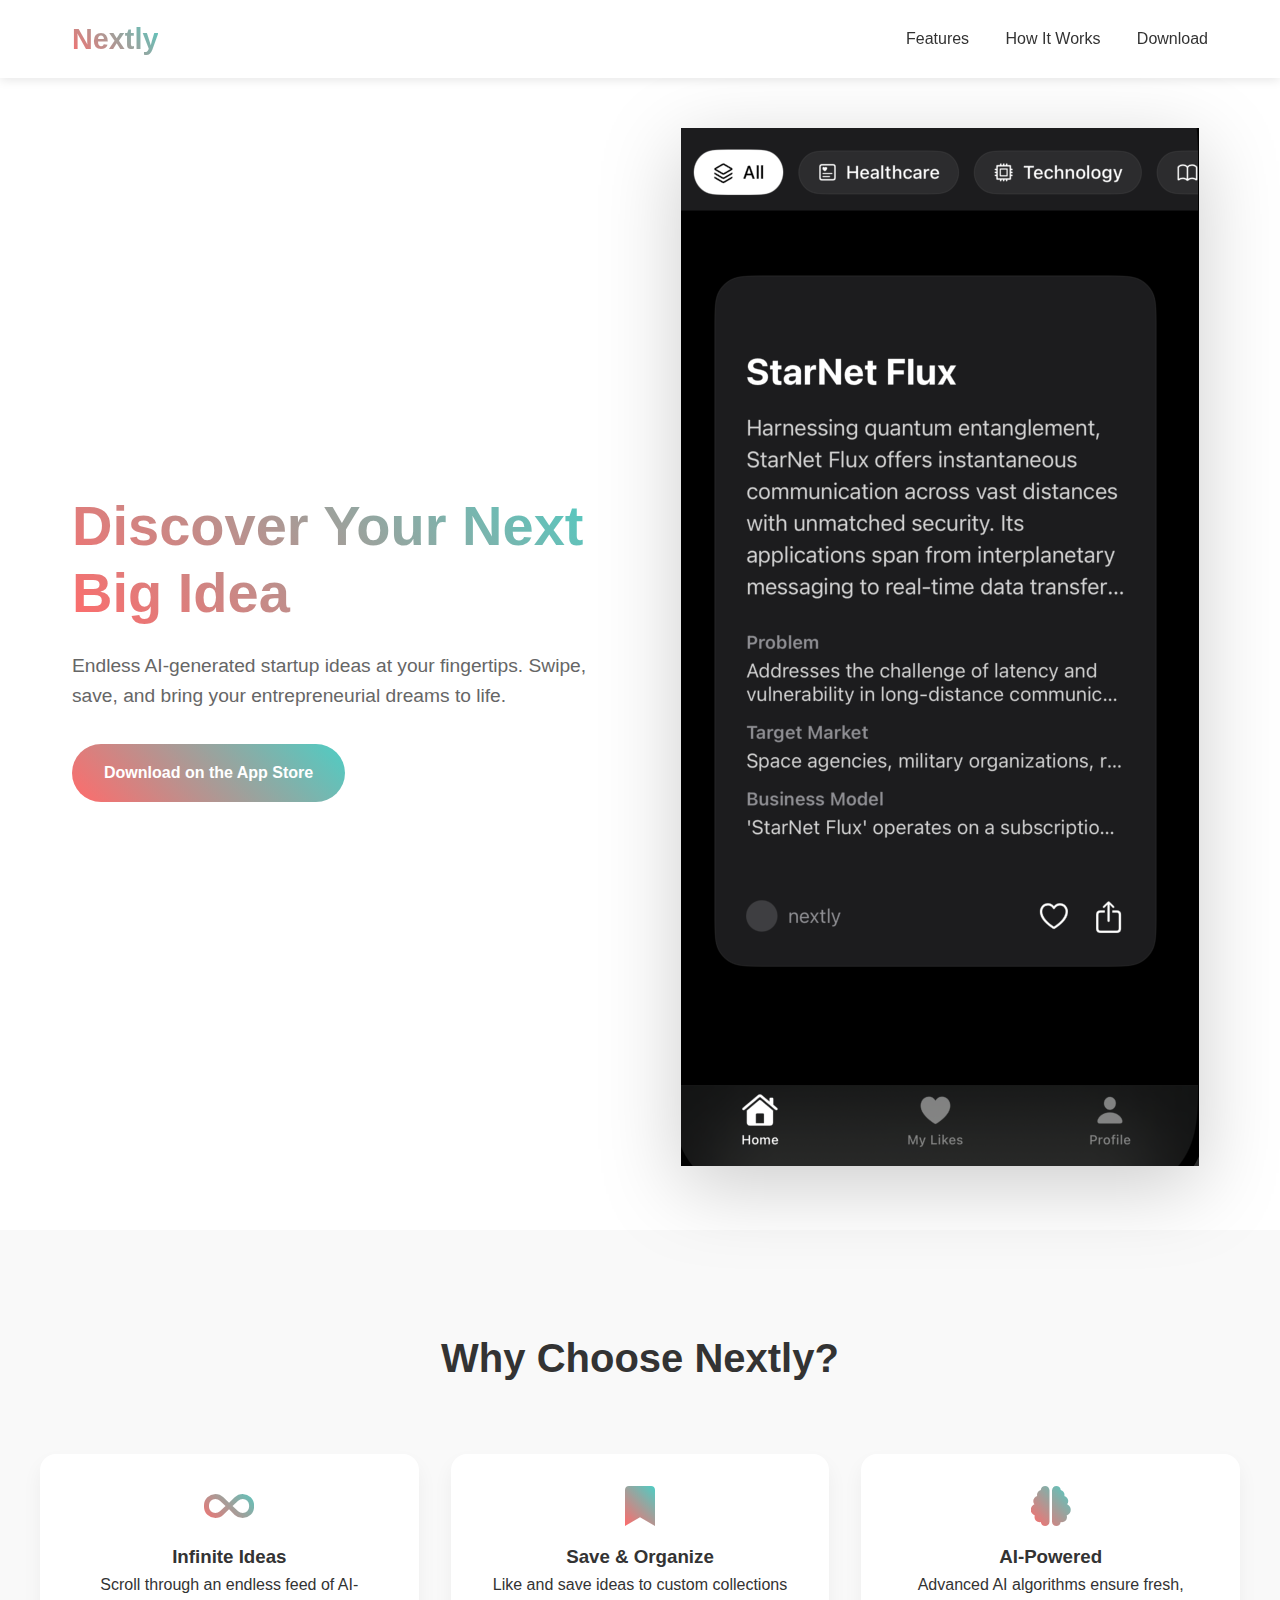
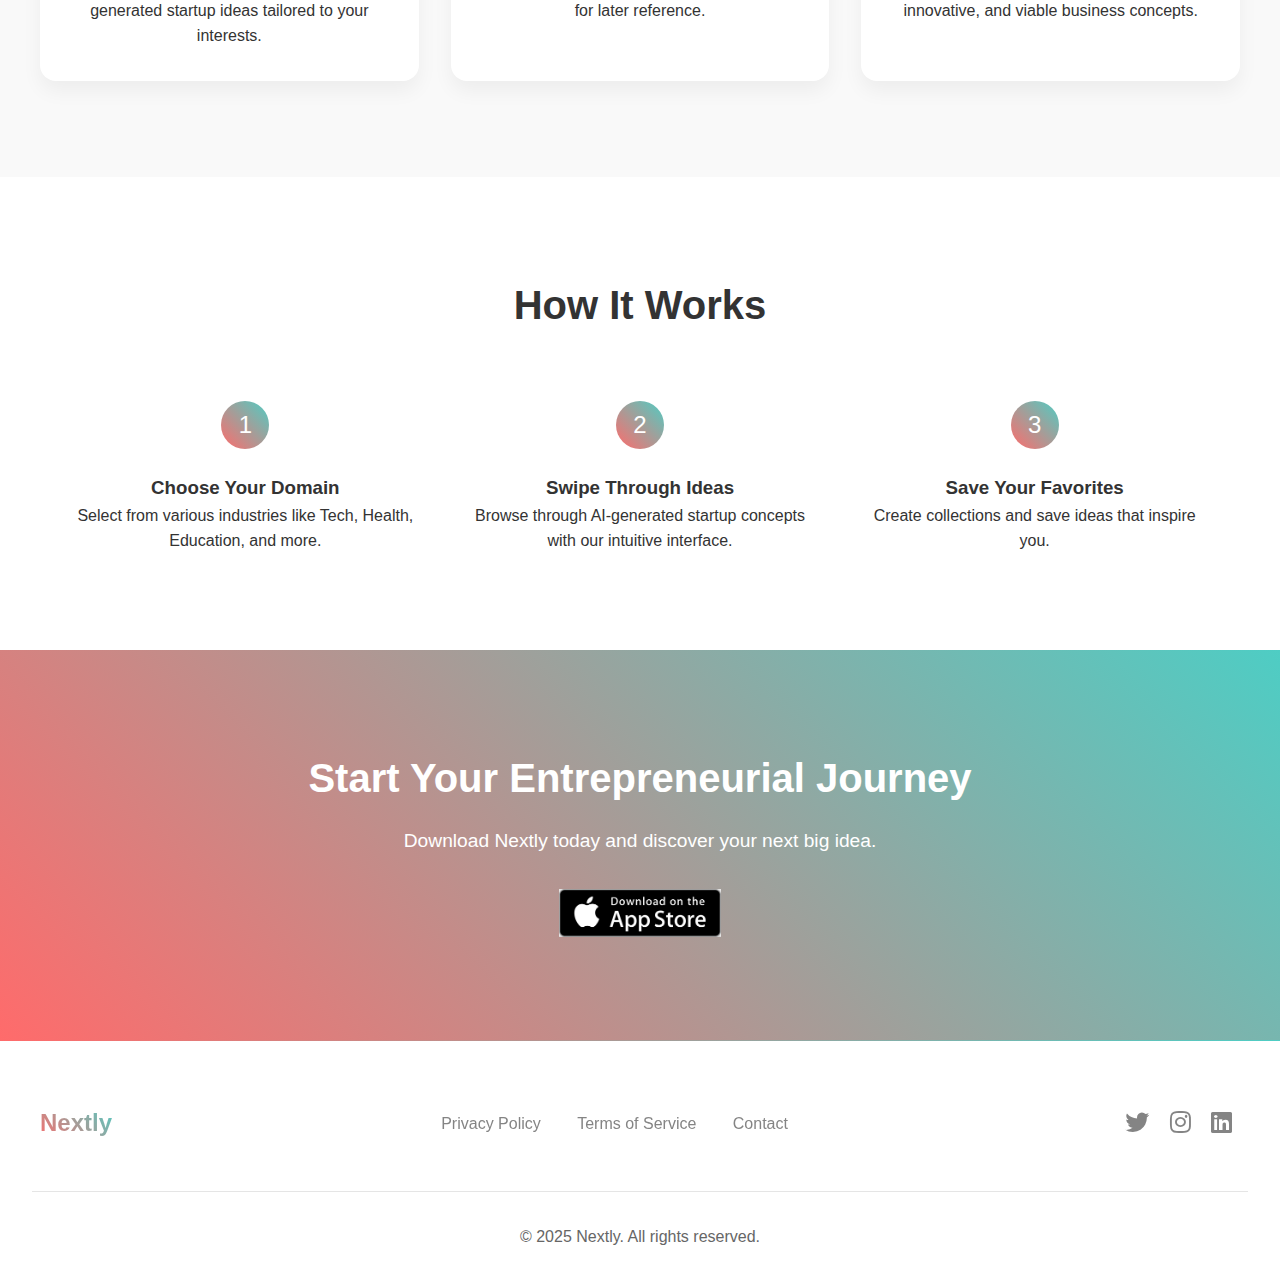
<file: index.html>
<!DOCTYPE html>
<html lang="en">
<head>
    <meta charset="UTF-8">
    <meta name="viewport" content="width=device-width, initial-scale=1.0">
    <title>Nextly - AI-Powered Startup Ideas</title>
    <link rel="stylesheet" href="styles.css">
    <link rel="stylesheet" href="https://cdnjs.cloudflare.com/ajax/libs/font-awesome/6.0.0/css/all.min.css">
</head>
<body>
    <header>
        <nav>
            <div class="logo">Nextly</div>
            <div class="nav-links">
                <a href="#features">Features</a>
                <a href="#how-it-works">How It Works</a>
                <a href="#download">Download</a>
            </div>
        </nav>
    </header>

    <main>
        <section class="hero">
            <div class="hero-content">
                <h1>Discover Your Next Big Idea</h1>
                <p>Endless AI-generated startup ideas at your fingertips. Swipe, save, and bring your entrepreneurial dreams to life.</p>
                <a href="#download" class="cta-button">Download on the App Store</a>
            </div>
            <div class="hero-image">
                <img src="nextly-app-interface.png" alt="Nextly App Interface" class="phone-mockup">
            </div>
        </section>

        <section id="features" class="features">
            <h2>Why Choose Nextly?</h2>
            <div class="feature-grid">
                <div class="feature-card">
                    <i class="fas fa-infinity"></i>
                    <h3>Infinite Ideas</h3>
                    <p>Scroll through an endless feed of AI-generated startup ideas tailored to your interests.</p>
                </div>
                <div class="feature-card">
                    <i class="fas fa-bookmark"></i>
                    <h3>Save & Organize</h3>
                    <p>Like and save ideas to custom collections for later reference.</p>
                </div>
                <div class="feature-card">
                    <i class="fas fa-brain"></i>
                    <h3>AI-Powered</h3>
                    <p>Advanced AI algorithms ensure fresh, innovative, and viable business concepts.</p>
                </div>
            </div>
        </section>

        <section id="how-it-works" class="how-it-works">
            <h2>How It Works</h2>
            <div class="steps">
                <div class="step">
                    <div class="step-number">1</div>
                    <h3>Choose Your Domain</h3>
                    <p>Select from various industries like Tech, Health, Education, and more.</p>
                </div>
                <div class="step">
                    <div class="step-number">2</div>
                    <h3>Swipe Through Ideas</h3>
                    <p>Browse through AI-generated startup concepts with our intuitive interface.</p>
                </div>
                <div class="step">
                    <div class="step-number">3</div>
                    <h3>Save Your Favorites</h3>
                    <p>Create collections and save ideas that inspire you.</p>
                </div>
            </div>
        </section>

        <section id="download" class="download">
            <h2>Start Your Entrepreneurial Journey</h2>
            <p>Download Nextly today and discover your next big idea.</p>
            <a href="#" class="app-store-button">
                <img src="app-store-badge.png" alt="Download on the App Store">
            </a>
        </section>
    </main>

    <footer>
        <div class="footer-content">
            <div class="footer-logo">Nextly</div>
            <div class="footer-links">
                <a href="privacy-policy.html">Privacy Policy</a>
                <a href="#">Terms of Service</a>
                <a href="#">Contact</a>
            </div>
            <div class="footer-social">
                <a href="#"><i class="fab fa-twitter"></i></a>
                <a href="#"><i class="fab fa-instagram"></i></a>
                <a href="#"><i class="fab fa-linkedin"></i></a>
            </div>
        </div>
        <div class="footer-bottom">
            <p>&copy; 2025 Nextly. All rights reserved.</p>
        </div>
    </footer>
</body>
</html>
</file>
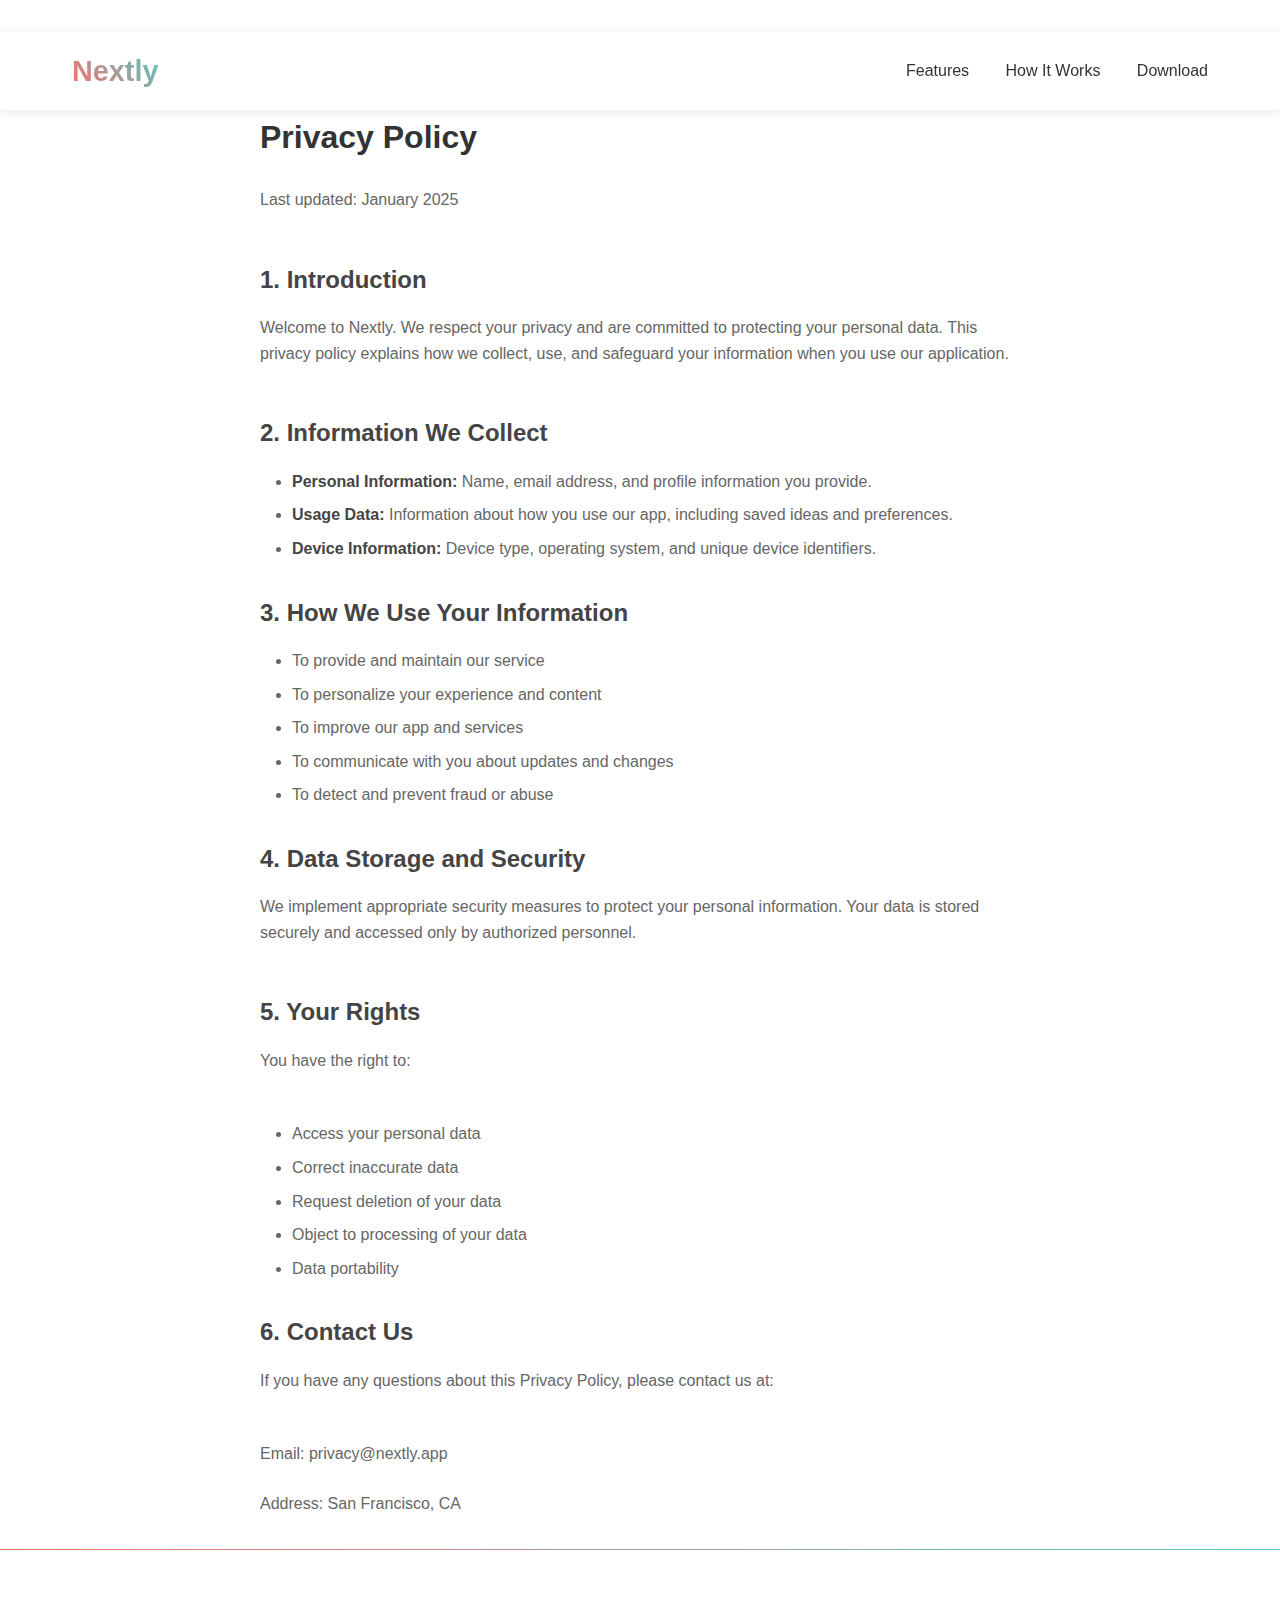
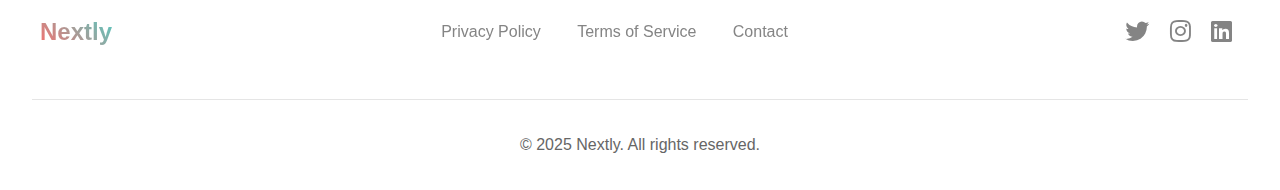
<file: privacy-policy.html>
<!DOCTYPE html>
<html lang="en">
<head>
    <meta charset="UTF-8">
    <meta name="viewport" content="width=device-width, initial-scale=1.0">
    <title>Privacy Policy - Nextly</title>
    <link rel="stylesheet" href="styles.css">
    <link rel="stylesheet" href="https://cdnjs.cloudflare.com/ajax/libs/font-awesome/6.0.0/css/all.min.css">
</head>
<body>
    <header>
        <nav>
            <div class="logo">Nextly</div>
            <div class="nav-links">
                <a href="index.html#features">Features</a>
                <a href="index.html#how-it-works">How It Works</a>
                <a href="index.html#download">Download</a>
            </div>
        </nav>
    </header>

    <main class="privacy-policy">
        <h1>Privacy Policy</h1>
        <p>Last updated: January 2025</p>

        <section>
            <h2>1. Introduction</h2>
            <p>Welcome to Nextly. We respect your privacy and are committed to protecting your personal data. This privacy policy explains how we collect, use, and safeguard your information when you use our application.</p>
        </section>

        <section>
            <h2>2. Information We Collect</h2>
            <ul>
                <li><strong>Personal Information:</strong> Name, email address, and profile information you provide.</li>
                <li><strong>Usage Data:</strong> Information about how you use our app, including saved ideas and preferences.</li>
                <li><strong>Device Information:</strong> Device type, operating system, and unique device identifiers.</li>
            </ul>
        </section>

        <section>
            <h2>3. How We Use Your Information</h2>
            <ul>
                <li>To provide and maintain our service</li>
                <li>To personalize your experience and content</li>
                <li>To improve our app and services</li>
                <li>To communicate with you about updates and changes</li>
                <li>To detect and prevent fraud or abuse</li>
            </ul>
        </section>

        <section>
            <h2>4. Data Storage and Security</h2>
            <p>We implement appropriate security measures to protect your personal information. Your data is stored securely and accessed only by authorized personnel.</p>
        </section>

        <section>
            <h2>5. Your Rights</h2>
            <p>You have the right to:</p>
            <ul>
                <li>Access your personal data</li>
                <li>Correct inaccurate data</li>
                <li>Request deletion of your data</li>
                <li>Object to processing of your data</li>
                <li>Data portability</li>
            </ul>
        </section>

        <section>
            <h2>6. Contact Us</h2>
            <p>If you have any questions about this Privacy Policy, please contact us at:</p>
            <p>Email: privacy@nextly.app</p>
            <p>Address: San Francisco, CA</p>
        </section>
    </main>

    <footer>
        <div class="footer-content">
            <div class="footer-logo">Nextly</div>
            <div class="footer-links">
                <a href="privacy-policy.html">Privacy Policy</a>
                <a href="#">Terms of Service</a>
                <a href="#">Contact</a>
            </div>
            <div class="footer-social">
                <a href="#"><i class="fab fa-twitter"></i></a>
                <a href="#"><i class="fab fa-instagram"></i></a>
                <a href="#"><i class="fab fa-linkedin"></i></a>
            </div>
        </div>
        <div class="footer-bottom">
            <p>&copy; 2025 Nextly. All rights reserved.</p>
        </div>
    </footer>
</body>
</html>
</file>
<file: styles.css>
/* Reset and base styles */
* {
    margin: 0;
    padding: 0;
    box-sizing: border-box;
}

body {
    font-family: -apple-system, BlinkMacSystemFont, 'Segoe UI', Roboto, Oxygen, Ubuntu, Cantarell, sans-serif;
    line-height: 1.6;
    color: #333;
}

/* Navigation */
header {
    position: fixed;
    width: 100%;
    background: rgba(255, 255, 255, 0.95);
    backdrop-filter: blur(10px);
    z-index: 1000;
    box-shadow: 0 2px 10px rgba(0, 0, 0, 0.1);
}

nav {
    max-width: 1200px;
    margin: 0 auto;
    padding: 1rem 2rem;
    display: flex;
    justify-content: space-between;
    align-items: center;
}

.logo {
    font-size: 1.8rem;
    font-weight: bold;
    background: linear-gradient(45deg, #FF6B6B, #4ECDC4);
    -webkit-background-clip: text;
    -webkit-text-fill-color: transparent;
}

.nav-links a {
    margin-left: 2rem;
    text-decoration: none;
    color: #333;
    font-weight: 500;
    transition: color 0.3s ease;
}

.nav-links a:hover {
    color: #4ECDC4;
}

/* Hero Section */
.hero {
    padding: 8rem 2rem 4rem;
    display: flex;
    align-items: center;
    justify-content: space-between;
    max-width: 1200px;
    margin: 0 auto;
    min-height: 100vh;
}

.hero-content {
    flex: 1;
    padding-right: 4rem;
}

.hero h1 {
    font-size: 3.5rem;
    line-height: 1.2;
    margin-bottom: 1.5rem;
    background: linear-gradient(45deg, #FF6B6B, #4ECDC4);
    -webkit-background-clip: text;
    -webkit-text-fill-color: transparent;
}

.hero p {
    font-size: 1.2rem;
    color: #666;
    margin-bottom: 2rem;
}

.hero-image {
    flex: 1;
    display: flex;
    justify-content: center;
}

.phone-mockup {
    max-width: 100%;
    height: auto;
    filter: drop-shadow(0 20px 40px rgba(0, 0, 0, 0.2));
}

/* Features Section */
.features {
    padding: 6rem 2rem;
    background: #f9f9f9;
}

.features h2 {
    text-align: center;
    font-size: 2.5rem;
    margin-bottom: 4rem;
}

.feature-grid {
    display: grid;
    grid-template-columns: repeat(auto-fit, minmax(250px, 1fr));
    gap: 2rem;
    max-width: 1200px;
    margin: 0 auto;
}

.feature-card {
    background: white;
    padding: 2rem;
    border-radius: 1rem;
    text-align: center;
    transition: transform 0.3s ease;
    box-shadow: 0 10px 20px rgba(0, 0, 0, 0.05);
}

.feature-card:hover {
    transform: translateY(-5px);
}

.feature-card i {
    font-size: 2.5rem;
    margin-bottom: 1rem;
    background: linear-gradient(45deg, #FF6B6B, #4ECDC4);
    -webkit-background-clip: text;
    -webkit-text-fill-color: transparent;
}

/* How It Works Section */
.how-it-works {
    padding: 6rem 2rem;
    max-width: 1200px;
    margin: 0 auto;
}

.how-it-works h2 {
    text-align: center;
    font-size: 2.5rem;
    margin-bottom: 4rem;
}

.steps {
    display: grid;
    grid-template-columns: repeat(auto-fit, minmax(250px, 1fr));
    gap: 3rem;
}

.step {
    text-align: center;
    position: relative;
}

.step-number {
    width: 3rem;
    height: 3rem;
    background: linear-gradient(45deg, #FF6B6B, #4ECDC4);
    border-radius: 50%;
    color: white;
    display: flex;
    align-items: center;
    justify-content: center;
    font-size: 1.5rem;
    margin: 0 auto 1.5rem;
}

/* Download Section */
.download {
    padding: 6rem 2rem;
    text-align: center;
    background: linear-gradient(45deg, #FF6B6B, #4ECDC4);
    color: white;
}

.download h2 {
    font-size: 2.5rem;
    margin-bottom: 1rem;
}

.download p {
    margin-bottom: 2rem;
    font-size: 1.2rem;
}

.app-store-button img {
    height: 3rem;
    transition: transform 0.3s ease;
}

.app-store-button:hover img {
    transform: scale(1.05);
}

/* CTA Button */
.cta-button {
    display: inline-block;
    padding: 1rem 2rem;
    background: linear-gradient(45deg, #FF6B6B, #4ECDC4);
    color: white;
    text-decoration: none;
    border-radius: 2rem;
    font-weight: 600;
    transition: transform 0.3s ease;
}

.cta-button:hover {
    transform: scale(1.05);
}

/* Footer */
footer {
    background: white;
    color: #333;
    padding: 4rem 2rem 2rem;
    position: relative;
    overflow: hidden;
}

footer::before {
    content: '';
    position: absolute;
    top: 0;
    left: 0;
    right: 0;
    height: 1px;
    background: linear-gradient(90deg, #FF6B6B, #4ECDC4);
}

.footer-content {
    position: relative;
    max-width: 1200px;
    margin: 0 auto;
    display: flex;
    justify-content: space-between;
    align-items: center;
    flex-wrap: wrap;
    gap: 2rem;
}

.footer-logo {
    font-size: 1.5rem;
    font-weight: bold;
    background: linear-gradient(45deg, #FF6B6B, #4ECDC4);
    -webkit-background-clip: text;
    -webkit-text-fill-color: transparent;
}

.footer-links a {
    color: #666;
    text-decoration: none;
    margin: 0 1rem;
    opacity: 0.8;
    transition: all 0.3s ease;
}

.footer-links a:hover {
    opacity: 1;
    color: #4ECDC4;
}

.footer-social a {
    color: #666;
    font-size: 1.5rem;
    margin: 0 0.5rem;
    opacity: 0.8;
    transition: all 0.3s ease;
}

.footer-social a:hover {
    opacity: 1;
    color: #4ECDC4;
}

.footer-bottom {
    text-align: center;
    margin-top: 3rem;
    padding-top: 2rem;
    border-top: 1px solid rgba(0, 0, 0, 0.1);
    color: #666;
}

/* Responsive Design */
@media (max-width: 768px) {
    .hero {
        flex-direction: column;
        text-align: center;
        padding-top: 6rem;
    }

    .hero-content {
        padding-right: 0;
        margin-bottom: 3rem;
    }

    .hero h1 {
        font-size: 2.5rem;
    }

    .nav-links {
        display: none;
    }

    .footer-content {
        flex-direction: column;
        text-align: center;
    }

    .footer-links {
        margin: 1rem 0;
    }

    .footer-links a {
        display: block;
        margin: 0.5rem 0;
    }
}

/* Privacy Policy Styles */
.privacy-policy {
    max-width: 800px;
    margin: 2rem auto;
    padding: 80px 20px 0;
}

.privacy-policy h1 {
    color: #333;
    margin-bottom: 1.5rem;
}

.privacy-policy p:first-of-type {
    margin-bottom: 3rem;
}

.privacy-policy p {
    color: #666;
    line-height: 1.6;
    margin-bottom: 1.5rem;
}

.privacy-policy section {
    margin: 2rem 0;
}

.privacy-policy h2 {
    color: #444;
    margin-bottom: 1rem;
    font-size: 1.5rem;
}

.privacy-policy ul {
    list-style-type: disc;
    margin-left: 2rem;
    margin-bottom: 1.5rem;
}

.privacy-policy li {
    color: #666;
    margin-bottom: 0.5rem;
    line-height: 1.6;
}

.privacy-policy strong {
    color: #444;
}
</file>
